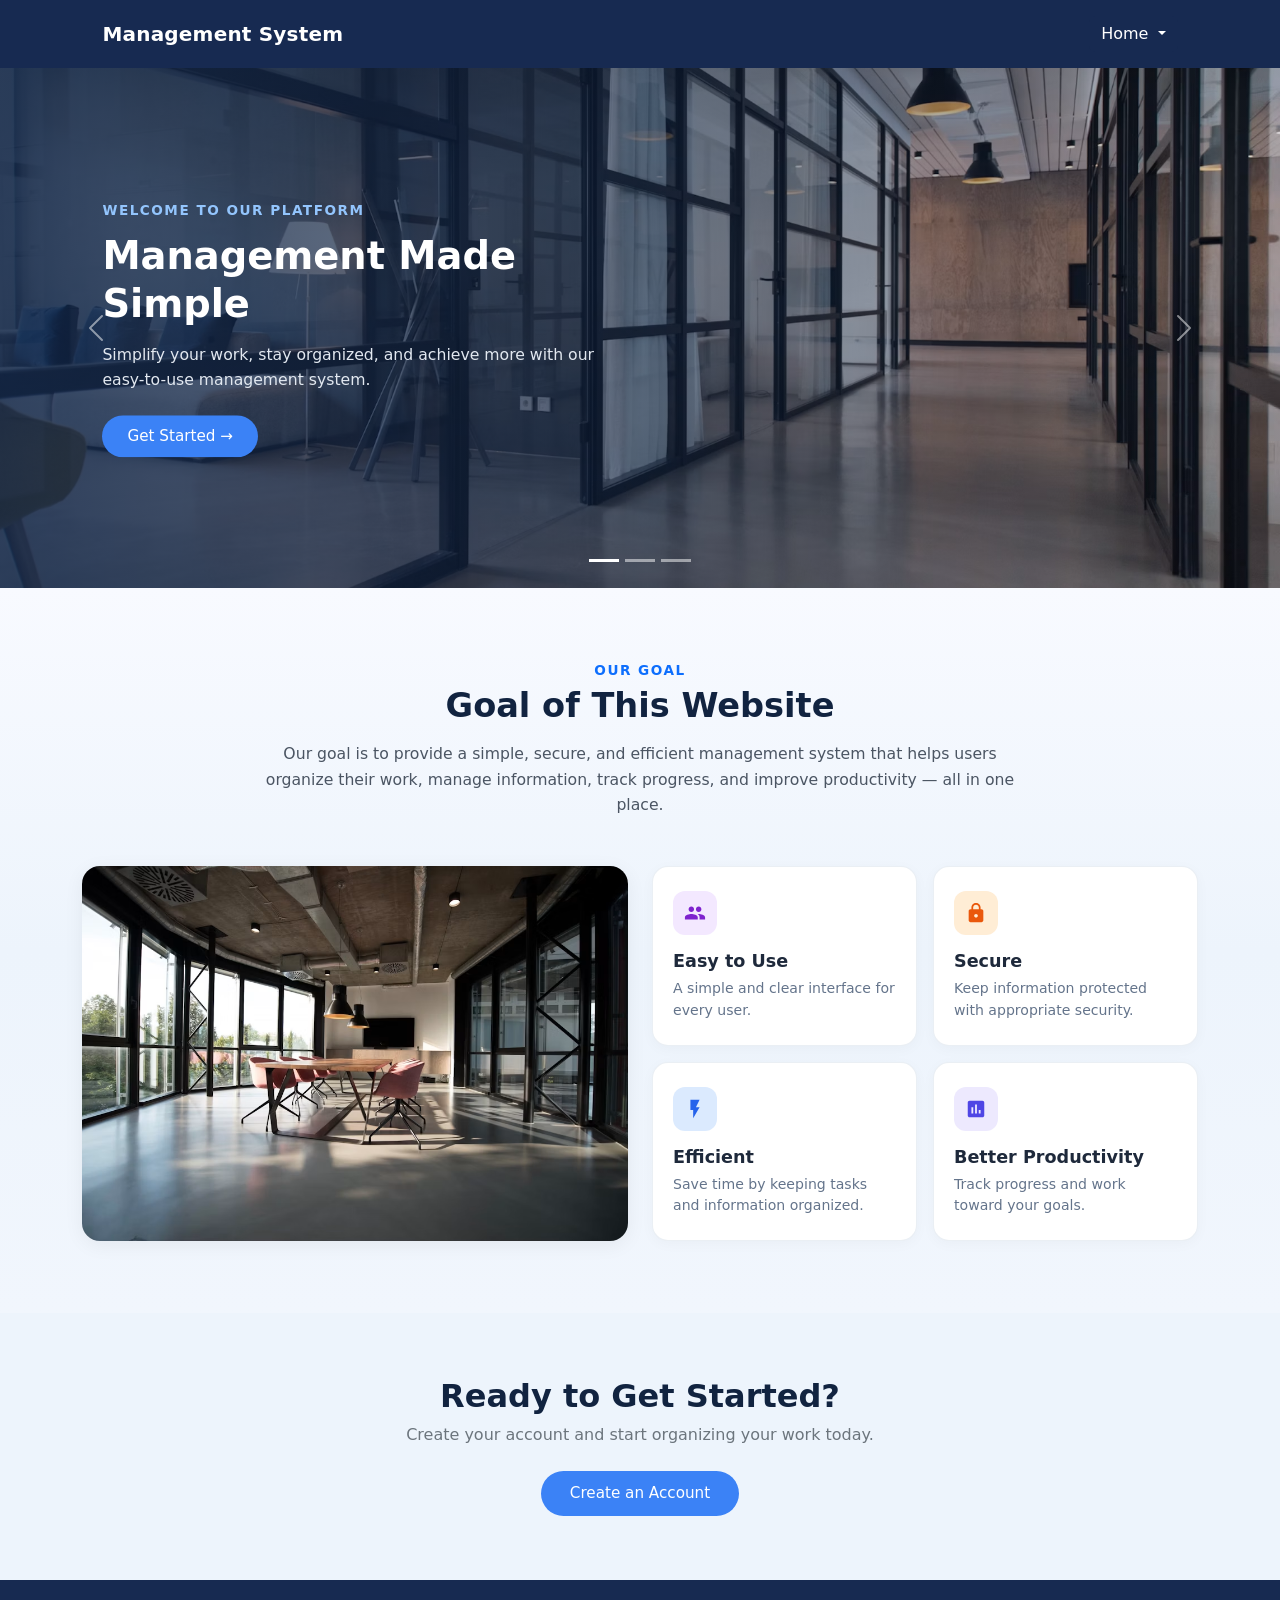
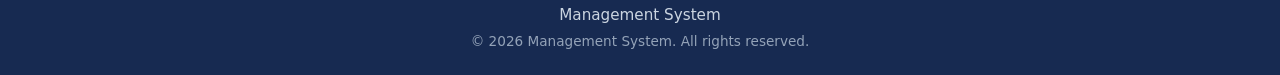
<file: index.html>
<!doctype html>
<html lang="en">

<head>
    <title>Management System</title>
    <!-- Required meta tags -->
    <meta charset="utf-8" />
    <meta name="viewport" content="width=device-width, initial-scale=1" />

    <!-- Bootstrap CSS v5.3.3 -->
    <link href="https://cdn.jsdelivr.net/npm/bootstrap@5.3.3/dist/css/bootstrap.min.css" rel="stylesheet" />
    <link rel="stylesheet" href="style.css" />
</head>

<body class="d-flex flex-column min-vh-100">
    <!-- Header / Navbar -->
    <header>
        <nav class="navbar navbar-dark">
            <div class="container-fluid nav-container">
                <a class="navbar-brand fw-bold mb-0 text-white text-decoration-none" href="index.html">Management System</a>
                <div class="dropdown">
                    <button class="btn btn-nav dropdown-toggle" type="button" id="dropdownMenuButton1"
                        data-bs-toggle="dropdown" aria-expanded="false">
                        Home
                    </button>
                    <ul class="dropdown-menu dropdown-menu-end" aria-labelledby="dropdownMenuButton1">
                        <li><a class="dropdown-item" href="login.html">Login</a></li>
                        <li><a class="dropdown-item" href="#">Sign up</a></li>
                        <li><a class="dropdown-item" href="#">Help</a></li>
                    </ul>
                </div>
            </div>
        </nav>
    </header>

    <!-- Main Content -->
    <main class="flex-grow-1">
        <!-- Hero Carousel Section -->
        <section class="carousel-section position-relative">
            <div id="carouselId" class="carousel slide" data-bs-ride="carousel">
                <!-- Indicators -->
                <div class="carousel-indicators">
                    <button data-bs-target="#carouselId" data-bs-slide-to="0" class="active" aria-current="true"
                        aria-label="First slide"></button>
                    <button data-bs-target="#carouselId" data-bs-slide-to="1" aria-label="Second slide"></button>
                    <button data-bs-target="#carouselId" data-bs-slide-to="2" aria-label="Third slide"></button>
                </div>

                <!-- Slides -->
                <div class="carousel-inner">
                    <!-- Slide 1 -->
                    <div class="carousel-item active">
                        <img src="resource/2.avif" class="d-block w-100 carousel-img" alt="Management Made Simple" />
                        <div class="carousel-caption carousel-caption-start">
                            <span class="carousel-badge fw-bold">WELCOME TO OUR PLATFORM</span>
                            <h1 class="carousel-heading fw-bold">Management Made Simple</h1>
                            <p class="carousel-text">
                                Simplify your work, stay organized, and achieve more with our easy-to-use management system.
                            </p>
                            <a href="login.html" class="btn btn-carousel-pill">Get Started &rarr;</a>
                        </div>
                    </div>

                    <!-- Slide 2 -->
                    <div class="carousel-item">
                        <img src="resource/3.avif" class="d-block w-100 carousel-img" alt="Better Team Collaboration" />
                        <div class="carousel-caption carousel-caption-start">
                            <span class="carousel-badge fw-bold">WORK TOGETHER</span>
                            <h1 class="carousel-heading fw-bold">Better Team Collaboration</h1>
                            <p class="carousel-text">
                                Keep your team connected, organize responsibilities, and manage tasks in one convenient place.
                            </p>
                            <a href="login.html" class="btn btn-carousel-pill">Join Us &rarr;</a>
                        </div>
                    </div>

                    <!-- Slide 3 -->
                    <div class="carousel-item">
                        <img src="resource/4.avif" class="d-block w-100 carousel-img" alt="Achieve Your Goals" />
                        <div class="carousel-caption carousel-caption-start">
                            <span class="carousel-badge fw-bold">WORK SMARTER</span>
                            <h1 class="carousel-heading fw-bold">Achieve Your Goals</h1>
                            <p class="carousel-text">
                                Track progress, manage information, and improve productivity with a clear and organized workflow.
                            </p>
                            <a href="login.html" class="btn btn-carousel-pill">Login Now &rarr;</a>
                        </div>
                    </div>
                </div>

                <!-- Navigation Controls -->
                <button class="carousel-control-prev" type="button" data-bs-target="#carouselId" data-bs-slide="prev">
                    <span class="carousel-control-prev-icon" aria-hidden="true"></span>
                    <span class="visually-hidden">Previous</span>
                </button>
                <button class="carousel-control-next" type="button" data-bs-target="#carouselId" data-bs-slide="next">
                    <span class="carousel-control-next-icon" aria-hidden="true"></span>
                    <span class="visually-hidden">Next</span>
                </button>
            </div>
        </section>

        <!-- Our Goal Section -->
        <section class="goal-section py-5">
            <div class="container py-lg-4">
                <!-- Section Header -->
                <div class="text-center mb-5">
                    <span class="section-tag fw-bold text-primary">OUR GOAL</span>
                    <h2 class="section-title fw-bold">Goal of This Website</h2>
                    <p class="section-desc mx-auto">
                        Our goal is to provide a simple, secure, and efficient management system that helps users organize their work, manage information, track progress, and improve productivity &mdash; all in one place.
                    </p>
                </div>

                <!-- Grid with Image and Feature Cards -->
                <div class="row g-4 align-items-stretch">
                    <!-- Left Image -->
                    <div class="col-12 col-lg-6">
                        <div class="goal-image-wrapper h-100">
                            <img src="resource/1.avif" alt="Goal Office Environment" class="img-fluid goal-image w-100 h-100" />
                        </div>
                    </div>

                    <!-- Right 2x2 Feature Cards Grid -->
                    <div class="col-12 col-lg-6">
                        <div class="row g-3 h-100">
                            <!-- Feature 1: Easy to Use -->
                            <div class="col-12 col-sm-6">
                                <div class="feature-card h-100 d-flex flex-column justify-content-center">
                                    <div class="feature-icon-box icon-box-purple mb-3">
                                        <svg width="22" height="22" viewBox="0 0 24 24" fill="currentColor">
                                            <path d="M16 11c1.66 0 2.99-1.34 2.99-3S17.66 5 16 5s-3 1.34-3 3 1.34 3 3 3zm-8 0c1.66 0 2.99-1.34 2.99-3S9.66 5 8 5 5 6.34 5 8s1.34 3 3 3zm0 2c-2.33 0-7 1.17-7 3.5V19h14v-2.5c0-2.33-4.67-3.5-7-3.5zm8 0c-.29 0-.62.02-.97.05 1.16.84 1.97 1.97 1.97 3.45V19h6v-2.5c0-2.33-4.67-3.5-7-3.5z"/>
                                        </svg>
                                    </div>
                                    <h4 class="feature-title fw-bold">Easy to Use</h4>
                                    <p class="feature-text mb-0">A simple and clear interface for every user.</p>
                                </div>
                            </div>

                            <!-- Feature 2: Secure -->
                            <div class="col-12 col-sm-6">
                                <div class="feature-card h-100 d-flex flex-column justify-content-center">
                                    <div class="feature-icon-box icon-box-orange mb-3">
                                        <svg width="22" height="22" viewBox="0 0 24 24" fill="currentColor">
                                            <path d="M18 8h-1V6c0-2.76-2.24-5-5-5S7 3.24 7 6v2H6c-1.1 0-2 .9-2 2v10c0 1.1.9 2 2 2h12c1.1 0 2-.9 2-2V10c0-1.1-.9-2-2-2zm-6 9c-1.1 0-2-.9-2-2s.9-2 2-2 2 .9 2 2-.9 2-2 2zm3.1-9H8.9V6c0-1.71 1.39-3.1 3.1-3.1 1.71 0 3.1 1.39 3.1 3.1v2z"/>
                                        </svg>
                                    </div>
                                    <h4 class="feature-title fw-bold">Secure</h4>
                                    <p class="feature-text mb-0">Keep information protected with appropriate security.</p>
                                </div>
                            </div>

                            <!-- Feature 3: Efficient -->
                            <div class="col-12 col-sm-6">
                                <div class="feature-card h-100 d-flex flex-column justify-content-center">
                                    <div class="feature-icon-box icon-box-blue mb-3">
                                        <svg width="22" height="22" viewBox="0 0 24 24" fill="currentColor">
                                            <path d="M7 2v11h3v9l7-12h-4l4-8z"/>
                                        </svg>
                                    </div>
                                    <h4 class="feature-title fw-bold">Efficient</h4>
                                    <p class="feature-text mb-0">Save time by keeping tasks and information organized.</p>
                                </div>
                            </div>

                            <!-- Feature 4: Better Productivity -->
                            <div class="col-12 col-sm-6">
                                <div class="feature-card h-100 d-flex flex-column justify-content-center">
                                    <div class="feature-icon-box icon-box-chart mb-3">
                                        <svg width="22" height="22" viewBox="0 0 24 24" fill="currentColor">
                                            <path d="M19 3H5c-1.1 0-2 .9-2 2v14c0 1.1.9 2 2 2h14c1.1 0 2-.9 2-2V5c0-1.1-.9-2-2-2zM9 17H7v-7h2v7zm4 0h-2V7h2v10zm4 0h-2v-4h2v4z"/>
                                        </svg>
                                    </div>
                                    <h4 class="feature-title fw-bold">Better Productivity</h4>
                                    <p class="feature-text mb-0">Track progress and work toward your goals.</p>
                                </div>
                            </div>
                        </div>
                    </div>
                </div>
            </div>
        </section>

        <!-- Ready to Get Started Section -->
        <section class="cta-section py-5 text-center">
            <div class="container py-lg-3">
                <h2 class="cta-title fw-bold mb-2">Ready to Get Started?</h2>
                <p class="cta-subtitle text-secondary mb-4">Create your account and start organizing your work today.</p>
                <a href="login.html" class="btn btn-cta-pill">Create an Account</a>
            </div>
        </section>
    </main>

    <!-- Footer -->
    <footer class="footer py-4 text-center">
        <div class="container">
            <p class="footer-title mb-1">Management System</p>
            <p class="footer-copy mb-0">&copy; 2026 Management System. All rights reserved.</p>
        </div>
    </footer>

    <!-- Bootstrap JavaScript Bundle (includes Popper) -->
    <script src="https://cdn.jsdelivr.net/npm/bootstrap@5.3.3/dist/js/bootstrap.bundle.min.js"></script>
</body>

</html>
</file>
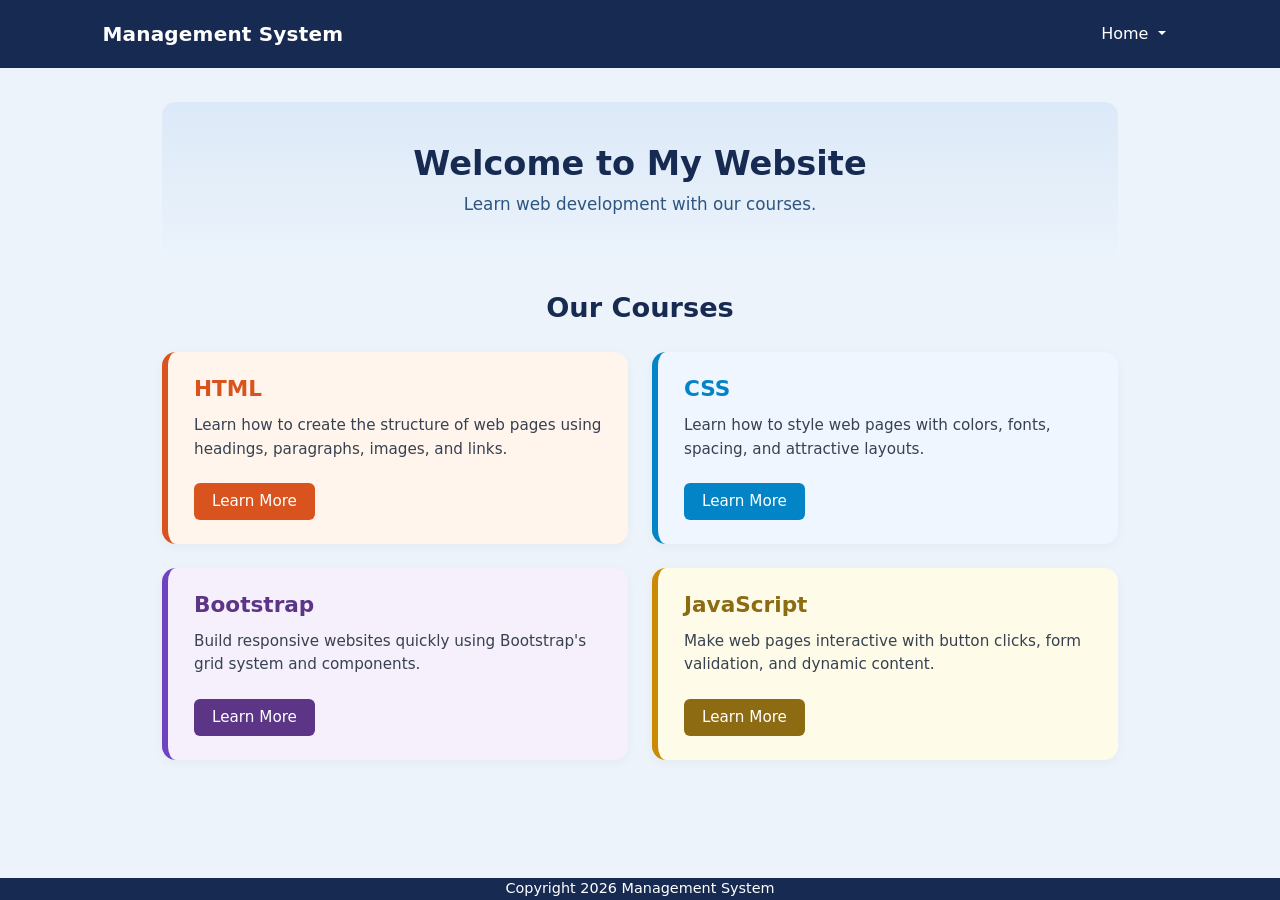
<file: home.html>
<!doctype html>
<html lang="en">

<head>
    <title>Management System - Home</title>
    <!-- Required meta tags -->
    <meta charset="utf-8" />
    <meta name="viewport" content="width=device-width, initial-scale=1" />

    <!-- Bootstrap CSS v5.3.3 -->
    <link href="https://cdn.jsdelivr.net/npm/bootstrap@5.3.3/dist/css/bootstrap.min.css" rel="stylesheet" />
    <link rel="stylesheet" href="style.css" />
</head>

<body class="d-flex flex-column min-vh-100">
    <!-- Header / Navbar -->
    <header>
        <nav class="navbar navbar-dark">
            <div class="container-fluid nav-container">
                <a class="navbar-brand fw-bold mb-0 text-white text-decoration-none" href="home.html">Management System</a>
                <div class="dropdown">
                    <button class="btn btn-nav dropdown-toggle" type="button" id="dropdownMenuButton1"
                        data-bs-toggle="dropdown" aria-expanded="false">
                        Home
                    </button>
                    <ul class="dropdown-menu dropdown-menu-end" aria-labelledby="dropdownMenuButton1">
                        <li><a class="dropdown-item" href="home.html">Dashboard</a></li>
                        <li><a class="dropdown-item" href="#">Profile</a></li>
                        <li><a class="dropdown-item" href="#">Help</a></li>
                        <li><hr class="dropdown-divider"></li>
                        <li><a class="dropdown-item text-danger" href="index.html">Logout</a></li>
                    </ul>
                </div>
            </div>
        </nav>
    </header>

    <!-- Main Content -->
    <main class="flex-grow-1 py-4">
        <div class="container main-content-container">
            <!-- Welcome Banner -->
            <section class="welcome-banner text-center">
                <h1 class="welcome-title fw-bold">Welcome to My Website</h1>
                <p class="welcome-subtitle mb-0">Learn web development with our courses.</p>
            </section>

            <!-- Courses Heading -->
            <h2 class="courses-title text-center fw-bold">Our Courses</h2>

            <!-- Course Cards Grid -->
            <div class="row g-4">
                <!-- HTML Card -->
                <div class="col-12 col-md-6">
                    <div class="course-card card-html h-100 d-flex flex-column justify-content-between">
                        <div>
                            <h3 class="course-title title-html fw-bold">HTML</h3>
                            <p class="course-desc">
                                Learn how to create the structure of web pages using headings, paragraphs, images, and links.
                            </p>
                        </div>
                        <div>
                            <button type="button" class="btn btn-course btn-course-html" data-bs-toggle="modal"
                                data-bs-target="#htmlModal">
                                Learn More
                            </button>
                        </div>
                    </div>
                </div>

                <!-- CSS Card -->
                <div class="col-12 col-md-6">
                    <div class="course-card card-css h-100 d-flex flex-column justify-content-between">
                        <div>
                            <h3 class="course-title title-css fw-bold">CSS</h3>
                            <p class="course-desc">
                                Learn how to style web pages with colors, fonts, spacing, and attractive layouts.
                            </p>
                        </div>
                        <div>
                            <button type="button" class="btn btn-course btn-course-css" data-bs-toggle="modal"
                                data-bs-target="#cssModal">
                                Learn More
                            </button>
                        </div>
                    </div>
                </div>

                <!-- Bootstrap Card -->
                <div class="col-12 col-md-6">
                    <div class="course-card card-bootstrap h-100 d-flex flex-column justify-content-between">
                        <div>
                            <h3 class="course-title title-bootstrap fw-bold">Bootstrap</h3>
                            <p class="course-desc">
                                Build responsive websites quickly using Bootstrap's grid system and components.
                            </p>
                        </div>
                        <div>
                            <button type="button" class="btn btn-course btn-course-bootstrap" data-bs-toggle="modal"
                                data-bs-target="#bootstrapModal">
                                Learn More
                            </button>
                        </div>
                    </div>
                </div>

                <!-- JavaScript Card -->
                <div class="col-12 col-md-6">
                    <div class="course-card card-javascript h-100 d-flex flex-column justify-content-between">
                        <div>
                            <h3 class="course-title title-javascript fw-bold">JavaScript</h3>
                            <p class="course-desc">
                                Make web pages interactive with button clicks, form validation, and dynamic content.
                            </p>
                        </div>
                        <div>
                            <button type="button" class="btn btn-course btn-course-javascript" data-bs-toggle="modal"
                                data-bs-target="#javascriptModal">
                                Learn More
                            </button>
                        </div>
                    </div>
                </div>
            </div>
        </div>
    </main>

    <!-- Modals -->
    <!-- HTML Modal -->
    <div class="modal fade" id="htmlModal" tabindex="-1" aria-labelledby="htmlModalLabel" aria-hidden="true">
        <div class="modal-dialog modal-dialog-centered">
            <div class="modal-content">
                <div class="modal-header">
                    <h5 class="modal-title" id="htmlModalLabel">Course Details</h5>
                    <button type="button" class="btn-close" data-bs-dismiss="modal" aria-label="Close"></button>
                </div>
                <div class="modal-body">
                    <h4 class="modal-course-name fw-bold mb-2">HTML</h4>
                    <p class="modal-course-text mb-0">
                        HTML stands for HyperText Markup Language. It creates the structure of a web page using headings, paragraphs, images, and links.
                    </p>
                </div>
                <div class="modal-footer border-0 pt-0">
                    <button type="button" class="btn btn-modal-close" data-bs-dismiss="modal">Close</button>
                </div>
            </div>
        </div>
    </div>

    <!-- CSS Modal -->
    <div class="modal fade" id="cssModal" tabindex="-1" aria-labelledby="cssModalLabel" aria-hidden="true">
        <div class="modal-dialog modal-dialog-centered">
            <div class="modal-content">
                <div class="modal-header">
                    <h5 class="modal-title" id="cssModalLabel">Course Details</h5>
                    <button type="button" class="btn-close" data-bs-dismiss="modal" aria-label="Close"></button>
                </div>
                <div class="modal-body">
                    <h4 class="modal-course-name fw-bold mb-2">CSS</h4>
                    <p class="modal-course-text mb-0">
                        CSS stands for Cascading Style Sheets. It controls the appearance of web pages, including colors, fonts, spacing, and layouts.
                    </p>
                </div>
                <div class="modal-footer border-0 pt-0">
                    <button type="button" class="btn btn-modal-close" data-bs-dismiss="modal">Close</button>
                </div>
            </div>
        </div>
    </div>

    <!-- Bootstrap Modal -->
    <div class="modal fade" id="bootstrapModal" tabindex="-1" aria-labelledby="bootstrapModalLabel" aria-hidden="true">
        <div class="modal-dialog modal-dialog-centered">
            <div class="modal-content">
                <div class="modal-header">
                    <h5 class="modal-title" id="bootstrapModalLabel">Course Details</h5>
                    <button type="button" class="btn-close" data-bs-dismiss="modal" aria-label="Close"></button>
                </div>
                <div class="modal-body">
                    <h4 class="modal-course-name fw-bold mb-2">Bootstrap</h4>
                    <p class="modal-course-text mb-0">
                        Bootstrap is a front-end framework. It provides ready-made components and a responsive grid system to build websites quickly.
                    </p>
                </div>
                <div class="modal-footer border-0 pt-0">
                    <button type="button" class="btn btn-modal-close" data-bs-dismiss="modal">Close</button>
                </div>
            </div>
        </div>
    </div>

    <!-- JavaScript Modal -->
    <div class="modal fade" id="javascriptModal" tabindex="-1" aria-labelledby="javascriptModalLabel" aria-hidden="true">
        <div class="modal-dialog modal-dialog-centered">
            <div class="modal-content">
                <div class="modal-header">
                    <h5 class="modal-title" id="javascriptModalLabel">Course Details</h5>
                    <button type="button" class="btn-close" data-bs-dismiss="modal" aria-label="Close"></button>
                </div>
                <div class="modal-body">
                    <h4 class="modal-course-name fw-bold mb-2">JavaScript</h4>
                    <p class="modal-course-text mb-0">
                        JavaScript is a programming language that makes web pages interactive. It can handle button clicks, form validation, popups, and dynamic content.
                    </p>
                </div>
                <div class="modal-footer border-0 pt-0">
                    <button type="button" class="btn btn-modal-close" data-bs-dismiss="modal">Close</button>
                </div>
            </div>
        </div>
    </div>

    <!-- Footer -->
    <footer class="footer text-center">
        <div class="container">
            <p class="mb-0">Copyright 2026 Management System</p>
        </div>
    </footer>

    <!-- Bootstrap JavaScript Bundle (includes Popper) -->
    <script src="https://cdn.jsdelivr.net/npm/bootstrap@5.3.3/dist/js/bootstrap.bundle.min.js"></script>
</body>

</html>
</file>
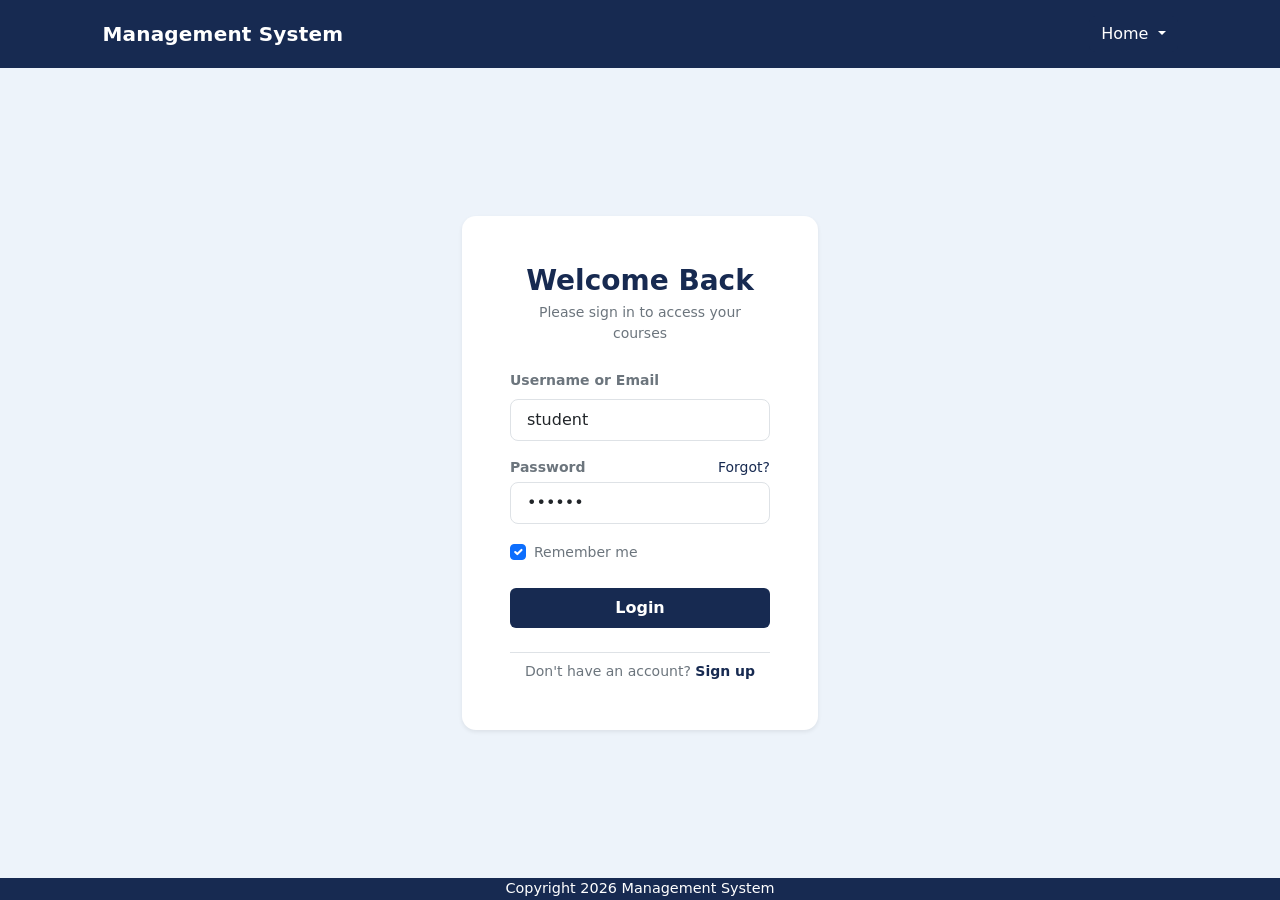
<file: login.html>
<!doctype html>
<html lang="en">

<head>
    <title>Management System - Login</title>
    <!-- Required meta tags -->
    <meta charset="utf-8" />
    <meta name="viewport" content="width=device-width, initial-scale=1" />

    <!-- Bootstrap CSS v5.3.3 -->
    <link href="https://cdn.jsdelivr.net/npm/bootstrap@5.3.3/dist/css/bootstrap.min.css" rel="stylesheet" />
    <link rel="stylesheet" href="style.css" />
</head>

<body class="d-flex flex-column min-vh-100">
    <!-- Header / Navbar -->
    <header>
        <nav class="navbar navbar-dark">
            <div class="container-fluid nav-container">
                <a class="navbar-brand fw-bold mb-0 text-white text-decoration-none" href="index.html">Management System</a>
                <div class="dropdown">
                    <button class="btn btn-nav dropdown-toggle" type="button" id="dropdownMenuButton1"
                        data-bs-toggle="dropdown" aria-expanded="false">
                        Home
                    </button>
                    <ul class="dropdown-menu dropdown-menu-end" aria-labelledby="dropdownMenuButton1">
                        <li><a class="dropdown-item" href="index.html">Home</a></li>
                        <li><a class="dropdown-item" href="login.html">Login</a></li>
                        <li><a class="dropdown-item" href="#">Sign up</a></li>
                        <li><a class="dropdown-item" href="#">Help</a></li>
                    </ul>
                </div>
            </div>
        </nav>
    </header>

    <!-- Main Content: Login Form -->
    <main class="flex-grow-1 d-flex align-items-center justify-content-center py-5">
        <div class="container">
            <div class="row justify-content-center">
                <div class="col-12 col-sm-9 col-md-7 col-lg-5 col-xl-4">
                    <div class="card login-card shadow-sm border-0">
                        <div class="card-body p-4 p-sm-5">
                            <div class="text-center mb-4">
                                <h3 class="fw-bold mb-1" style="color: #172a51;">Welcome Back</h3>
                                <p class="text-secondary small mb-0">Please sign in to access your courses</p>
                            </div>

                            <form action="home.html" method="get">
                                <div class="mb-3">
                                    <label for="username" class="form-label fw-semibold text-secondary small">Username or Email</label>
                                    <input type="text" class="form-control form-control-lg fs-6" id="username"
                                        placeholder="admin@example.com" value="student" required />
                                </div>

                                <div class="mb-3">
                                    <div class="d-flex justify-content-between align-items-center mb-1">
                                        <label for="password" class="form-label fw-semibold text-secondary small mb-0">Password</label>
                                        <a href="#" class="small text-decoration-none" style="color: #172a51;">Forgot?</a>
                                    </div>
                                    <input type="password" class="form-control form-control-lg fs-6" id="password"
                                        placeholder="Enter password" value="123456" required />
                                </div>

                                <div class="form-check mb-4">
                                    <input class="form-check-input" type="checkbox" id="rememberMe" checked />
                                    <label class="form-check-label text-secondary small" for="rememberMe">
                                        Remember me
                                    </label>
                                </div>

                                <button type="submit" class="btn btn-login w-100 py-2 fw-semibold">
                                    Login
                                </button>
                            </form>

                            <div class="text-center mt-4 pt-2 border-top">
                                <p class="text-secondary small mb-0">
                                    Don't have an account? <a href="#" class="text-decoration-none fw-semibold" style="color: #172a51;">Sign up</a>
                                </p>
                            </div>
                        </div>
                    </div>
                </div>
            </div>
        </div>
    </main>

    <!-- Footer -->
    <footer class="footer text-center">
        <div class="container">
            <p class="mb-0">Copyright 2026 Management System</p>
        </div>
    </footer>

    <!-- Bootstrap JavaScript Bundle (includes Popper) -->
    <script src="https://cdn.jsdelivr.net/npm/bootstrap@5.3.3/dist/js/bootstrap.bundle.min.js"></script>
</body>

</html>
</file>
<file: style.css>
/* Global Styles */
body {
    background-color: #edf3fa;
    font-family: system-ui, -apple-system, BlinkMacSystemFont, 'Segoe UI', Roboto, 'Helvetica Neue', Arial, sans-serif;
    color: #212529;
    min-height: 100vh;
}

/* Header & Navbar */
.navbar {
    background-color: rgb(23, 42, 81);
    padding: 14px 0;
}

.nav-container {
    padding-left: 8%;
    padding-right: 8%;
}

.navbar-brand {
    font-size: 1.25rem;
    color: #ffffff !important;
    letter-spacing: 0.2px;
}

.btn-nav {
    background-color: rgb(23, 42, 81);
    color: #ffffff;
    border: none;
    font-size: 1rem;
    padding: 6px 12px;
}

.btn-nav:hover,
.btn-nav:focus {
    background-color: rgba(255, 255, 255, 0.1);
    color: #ffffff;
}

/* =========================================
   INDEX.HTML STYLES
   ========================================= */

/* Hero Carousel */
.carousel-section .carousel-item {
    position: relative;
}

.carousel-section .carousel-item::after {
    content: "";
    position: absolute;
    top: 0;
    left: 0;
    width: 100%;
    height: 100%;
    background: linear-gradient(90deg, rgba(16, 36, 68, 0.85) 0%, rgba(16, 36, 68, 0.58) 45%, rgba(16, 36, 68, 0.12) 100%);
    pointer-events: none;
}

.carousel-img {
    height: 520px;
    object-fit: cover;
}

@media (max-width: 768px) {
    .carousel-img {
        height: 380px;
    }
}

.carousel-caption-start {
    position: absolute;
    top: 50%;
    transform: translateY(-50%);
    left: 8%;
    bottom: auto;
    right: auto;
    text-align: left;
    max-width: 520px;
    z-index: 2;
    padding: 0;
}

.carousel-badge {
    display: inline-block;
    font-size: 0.85rem;
    letter-spacing: 1.5px;
    color: #93c5fd;
    margin-bottom: 12px;
}

.carousel-heading {
    font-size: 2.4rem;
    color: #ffffff;
    line-height: 1.25;
    margin-bottom: 14px;
}

@media (max-width: 768px) {
    .carousel-heading {
        font-size: 1.7rem;
    }
}

.carousel-text {
    font-size: 0.98rem;
    color: #e2e8f0;
    line-height: 1.6;
    margin-bottom: 22px;
}

.btn-carousel-pill {
    background-color: #3b82f6;
    color: #ffffff;
    border-radius: 50px;
    padding: 9px 24px;
    font-weight: 500;
    font-size: 0.95rem;
    text-decoration: none;
    display: inline-block;
    transition: background-color 0.15s ease-in-out;
}

.btn-carousel-pill:hover {
    background-color: #2563eb;
    color: #ffffff;
}

/* Our Goal Section */
.goal-section {
    background: linear-gradient(180deg, #f8faff 0%, #edf4fc 50%, #f1f6fd 100%);
}

.section-tag {
    font-size: 0.85rem;
    letter-spacing: 1.5px;
    display: block;
    margin-bottom: 6px;
}

.section-title {
    color: #112340;
    font-size: 2.1rem;
    margin-bottom: 14px;
}

.section-desc {
    color: #4b5563;
    font-size: 0.98rem;
    line-height: 1.65;
    max-width: 780px;
}

.goal-image-wrapper {
    display: flex;
    align-items: center;
}

.goal-image {
    border-radius: 18px;
    object-fit: cover;
    min-height: 320px;
    box-shadow: 0 4px 20px rgba(0, 0, 0, 0.06);
}

.feature-card {
    background-color: #ffffff;
    border-radius: 16px;
    padding: 24px 20px;
    box-shadow: 0 3px 14px rgba(0, 0, 0, 0.03);
    border: 1px solid rgba(226, 232, 240, 0.7);
    transition: transform 0.2s ease, box-shadow 0.2s ease;
}

.feature-card:hover {
    transform: translateY(-2px);
    box-shadow: 0 6px 20px rgba(0, 0, 0, 0.06);
}

.feature-icon-box {
    width: 44px;
    height: 44px;
    border-radius: 12px;
    display: flex;
    align-items: center;
    justify-content: center;
}

.icon-box-purple {
    background-color: #f3e8ff;
    color: #7e22ce;
}

.icon-box-orange {
    background-color: #ffedd5;
    color: #ea580c;
}

.icon-box-blue {
    background-color: #dbeafe;
    color: #2563eb;
}

.icon-box-chart {
    background-color: #ede9fe;
    color: #4f46e5;
}

.feature-title {
    color: #1e293b;
    font-size: 1.1rem;
    margin-bottom: 6px;
}

.feature-text {
    color: #64748b;
    font-size: 0.88rem;
    line-height: 1.5;
}

/* CTA Section */
.cta-section {
    background-color: #edf4fc;
}

.cta-title {
    color: #112340;
    font-size: 2rem;
}

.btn-cta-pill {
    background-color: #3b82f6;
    color: #ffffff;
    border-radius: 50px;
    padding: 10px 28px;
    font-weight: 500;
    font-size: 0.95rem;
    text-decoration: none;
    display: inline-block;
    transition: background-color 0.15s ease-in-out;
}

.btn-cta-pill:hover {
    background-color: #2563eb;
    color: #ffffff;
}

/* =========================================
   HOME.HTML (COURSES PAGE) STYLES
   ========================================= */

.main-content-container {
    max-width: 980px;
}

.welcome-banner {
    background: linear-gradient(180deg, #dce9f8 0%, #ebf3fb 100%);
    border-radius: 14px;
    padding: 42px 24px;
    margin-top: 10px;
    margin-bottom: 32px;
}

.welcome-title {
    color: #172a51;
    font-size: 2.1rem;
    margin-bottom: 8px;
}

.welcome-subtitle {
    color: #2d5580;
    font-size: 1.05rem;
}

.courses-title {
    color: #172a51;
    font-size: 1.7rem;
    margin-bottom: 28px;
}

.course-card {
    border-radius: 14px;
    padding: 24px 26px;
    box-shadow: 0 3px 12px rgba(0, 0, 0, 0.04);
    transition: transform 0.2s ease, box-shadow 0.2s ease;
}

.course-card:hover {
    transform: translateY(-2px);
    box-shadow: 0 6px 18px rgba(0, 0, 0, 0.07);
}

.course-title {
    font-size: 1.35rem;
    margin-bottom: 12px;
}

.course-desc {
    color: #374151;
    font-size: 0.95rem;
    line-height: 1.55;
    margin-bottom: 22px;
}

.btn-course {
    color: #ffffff;
    border: none;
    border-radius: 6px;
    padding: 7px 18px;
    font-size: 0.95rem;
    font-weight: 500;
    transition: background-color 0.15s ease-in-out;
}

/* Card Themes */
.card-html {
    background-color: #fff5ec;
    border-left: 6px solid #d9531e;
}
.title-html {
    color: #d9531e;
}
.btn-course-html {
    background-color: #d9531e;
}
.btn-course-html:hover {
    background-color: #bf4313;
    color: #ffffff;
}

.card-css {
    background-color: #eff6ff;
    border-left: 6px solid #0284c7;
}
.title-css {
    color: #0284c7;
}
.btn-course-css {
    background-color: #0284c7;
}
.btn-course-css:hover {
    background-color: #0369a1;
    color: #ffffff;
}

.card-bootstrap {
    background-color: #f5f0fb;
    border-left: 6px solid #6f42c1;
}
.title-bootstrap {
    color: #5c3587;
}
.btn-course-bootstrap {
    background-color: #5c3587;
}
.btn-course-bootstrap:hover {
    background-color: #49286d;
    color: #ffffff;
}

.card-javascript {
    background-color: #fefce8;
    border-left: 6px solid #ca8a04;
}
.title-javascript {
    color: #8c6b12;
}
.btn-course-javascript {
    background-color: #8c6b12;
}
.btn-course-javascript:hover {
    background-color: #70540a;
    color: #ffffff;
}

/* Modals */
.modal-content {
    border-radius: 10px;
    border: none;
    box-shadow: 0 12px 32px rgba(0, 0, 0, 0.18);
    padding: 4px 6px;
}

.modal-header {
    border-bottom: 1px solid #e9ecef;
    padding: 14px 18px;
}

.modal-title {
    color: #333333;
    font-size: 1.1rem;
    font-weight: 500;
}

.modal-body {
    padding: 18px;
}

.modal-course-name {
    color: #212529;
    font-size: 1.25rem;
}

.modal-course-text {
    color: #495057;
    font-size: 0.95rem;
    line-height: 1.6;
}

.modal-footer {
    padding: 8px 18px 16px 18px;
}

.btn-modal-close {
    background-color: #5c636a;
    color: #ffffff;
    border: none;
    border-radius: 6px;
    padding: 6px 18px;
    font-size: 0.95rem;
    transition: background-color 0.15s ease-in-out;
}

.btn-modal-close:hover {
    background-color: #4b5157;
    color: #ffffff;
}

/* =========================================
   LOGIN.HTML STYLES
   ========================================= */

.login-card {
    background-color: #ffffff;
    border-radius: 14px;
}

.btn-login {
    background-color: rgb(23, 42, 81);
    color: #ffffff;
    border: none;
    border-radius: 6px;
    transition: background-color 0.15s ease-in-out;
}

.btn-login:hover {
    background-color: #101e3b;
    color: #ffffff;
}

/* =========================================
   FOOTER (COMMON)
   ========================================= */

.footer {
    background-color: rgb(23, 42, 81);
    color: #ffffff;
    font-size: 0.9rem;
    margin-top: auto;
}

.footer-title {
    color: #cbd5e1;
    font-size: 0.95rem;
    font-weight: 500;
}

.footer-copy {
    color: #94a3b8;
    font-size: 0.85rem;
}
</file>
